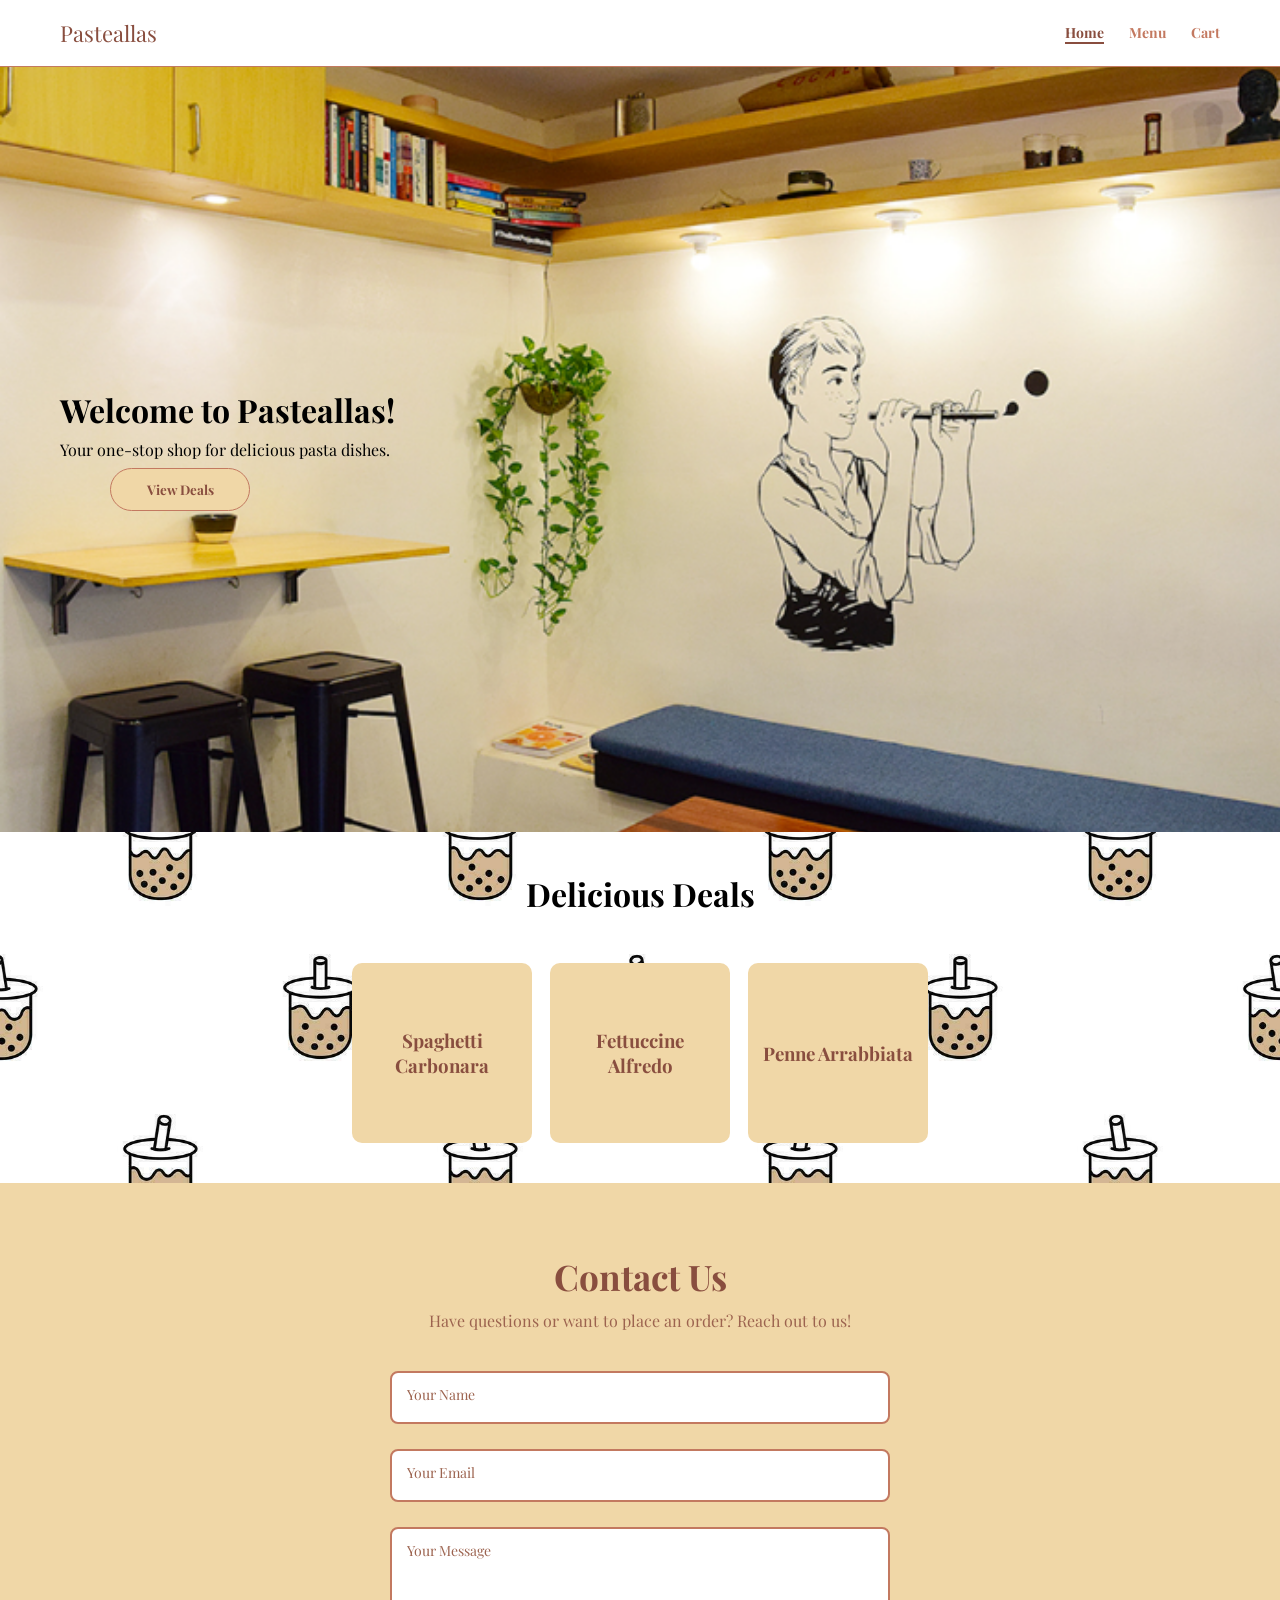
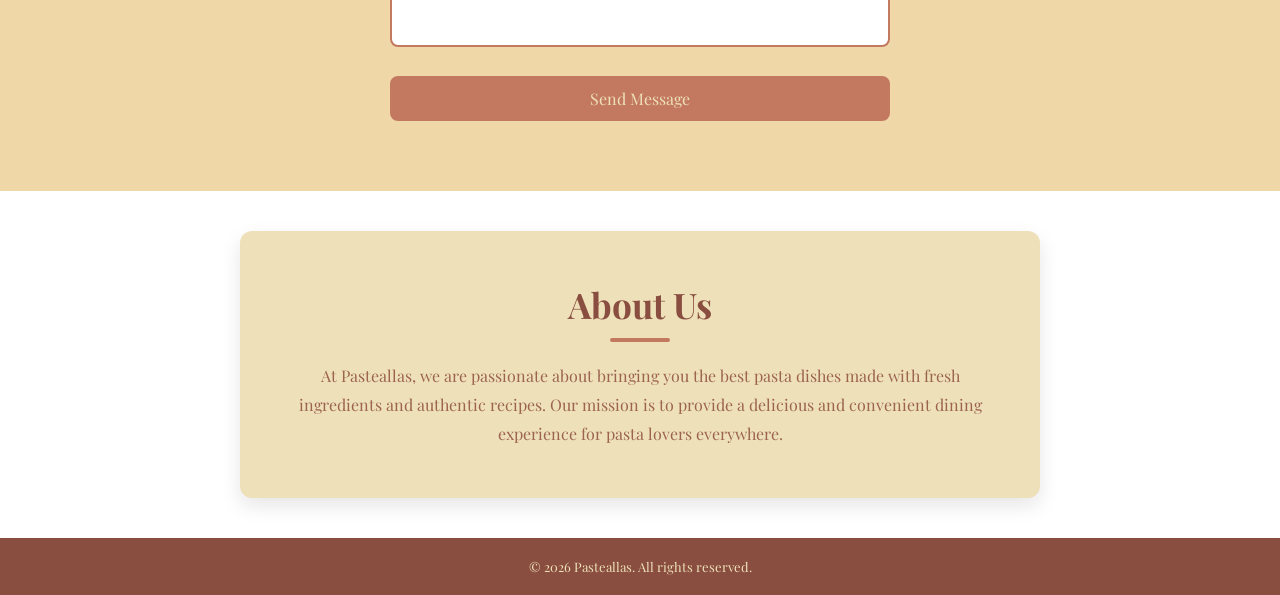
<file: index.html>
<!DOCTYPE html>
<html lang="en">
    <head>
        <meta charset="UTF-8">
        <meta name="viewport" content="width=device-width, initial-scale=1.0">
        <title>Pasteallas</title>
        <link rel="stylesheet" href="css/fonts.css">
        <link rel="stylesheet" href="css/homepage.css">
        <link rel="icon" type="image/x-icon" href="images/favicon.jpg">
    </head>
<body>
    <header>
        <p>Pasteallas</p>
        <nav>
            <a href="#" class="active">Home</a>
            <a href="pages/menu.html">Menu</a>
            <a href="pages/cart.html">Cart</a>
        </nav>
    </header>

    <main>
        <div id="hero-section">
            <h1>Welcome to Pasteallas!</h1>
            <p>Your one-stop shop for delicious pasta dishes.</p>

            <button type="button" onclick="window.location.href='pages/menu.html'">View Deals</button>
        </div>

        <div id="deals">
            <h1>Delicious Deals</h1>
            <div class="flip-card">
                <div class="flip-card-inner">
                    
                    <div class="flip-card-front">
                        <h3>Spaghetti Carbonara</h3>
                    </div>

                    <div class="flip-card-back">
                        <p>A classic Italian pasta dish made with eggs, cheese, pancetta, and pepper.</p>
                    </div>

                </div>
            </div>

            <div class="flip-card">
                <div class="flip-card-inner">
                    
                    <div class="flip-card-front">
                        <h3>Fettuccine Alfredo</h3>
                    </div>

                    <div class="flip-card-back">
                        <p>A creamy pasta dish made with butter, heavy cream, and Parmesan cheese.</p>
                    </div>

                </div>
            </div>

            <div class="flip-card">
                <div class="flip-card-inner">
                    
                    <div class="flip-card-front">
                        <h3>Penne Arrabbiata</h3>
                    </div>

                    <div class="flip-card-back">
                        <p>A spicy pasta dish made with garlic, tomatoes, and red chili peppers.</p>
                    </div>

                </div>
            </div>
        </div>

        <div id="contact">
            <h2>Contact Us</h2>
            <p>Have questions or want to place an order? Reach out to us!</p>

            <form>
                <div class="input-group">
                    <input type="text" required>
                    <label>Your Name</label>
                </div>

                <div class="input-group">
                    <input type="email" required>
                    <label>Your Email</label>
                </div>

                <div class="input-group">
                    <textarea required></textarea>
                    <label>Your Message</label>
                </div>

                <button type="submit">Send Message</button>
            </form>
        </div>

        <div id="about-us">
            <h2>About Us</h2>
            <p>At Pasteallas, we are passionate about bringing you the best pasta dishes made with fresh ingredients and authentic recipes. Our mission is to provide a delicious and convenient dining experience for pasta lovers everywhere.</p>
        </div>
    </main>

    <footer>
        <p>&copy; 2026 Pasteallas. All rights reserved.</p>
    </footer>
</body>
</html>
</file>
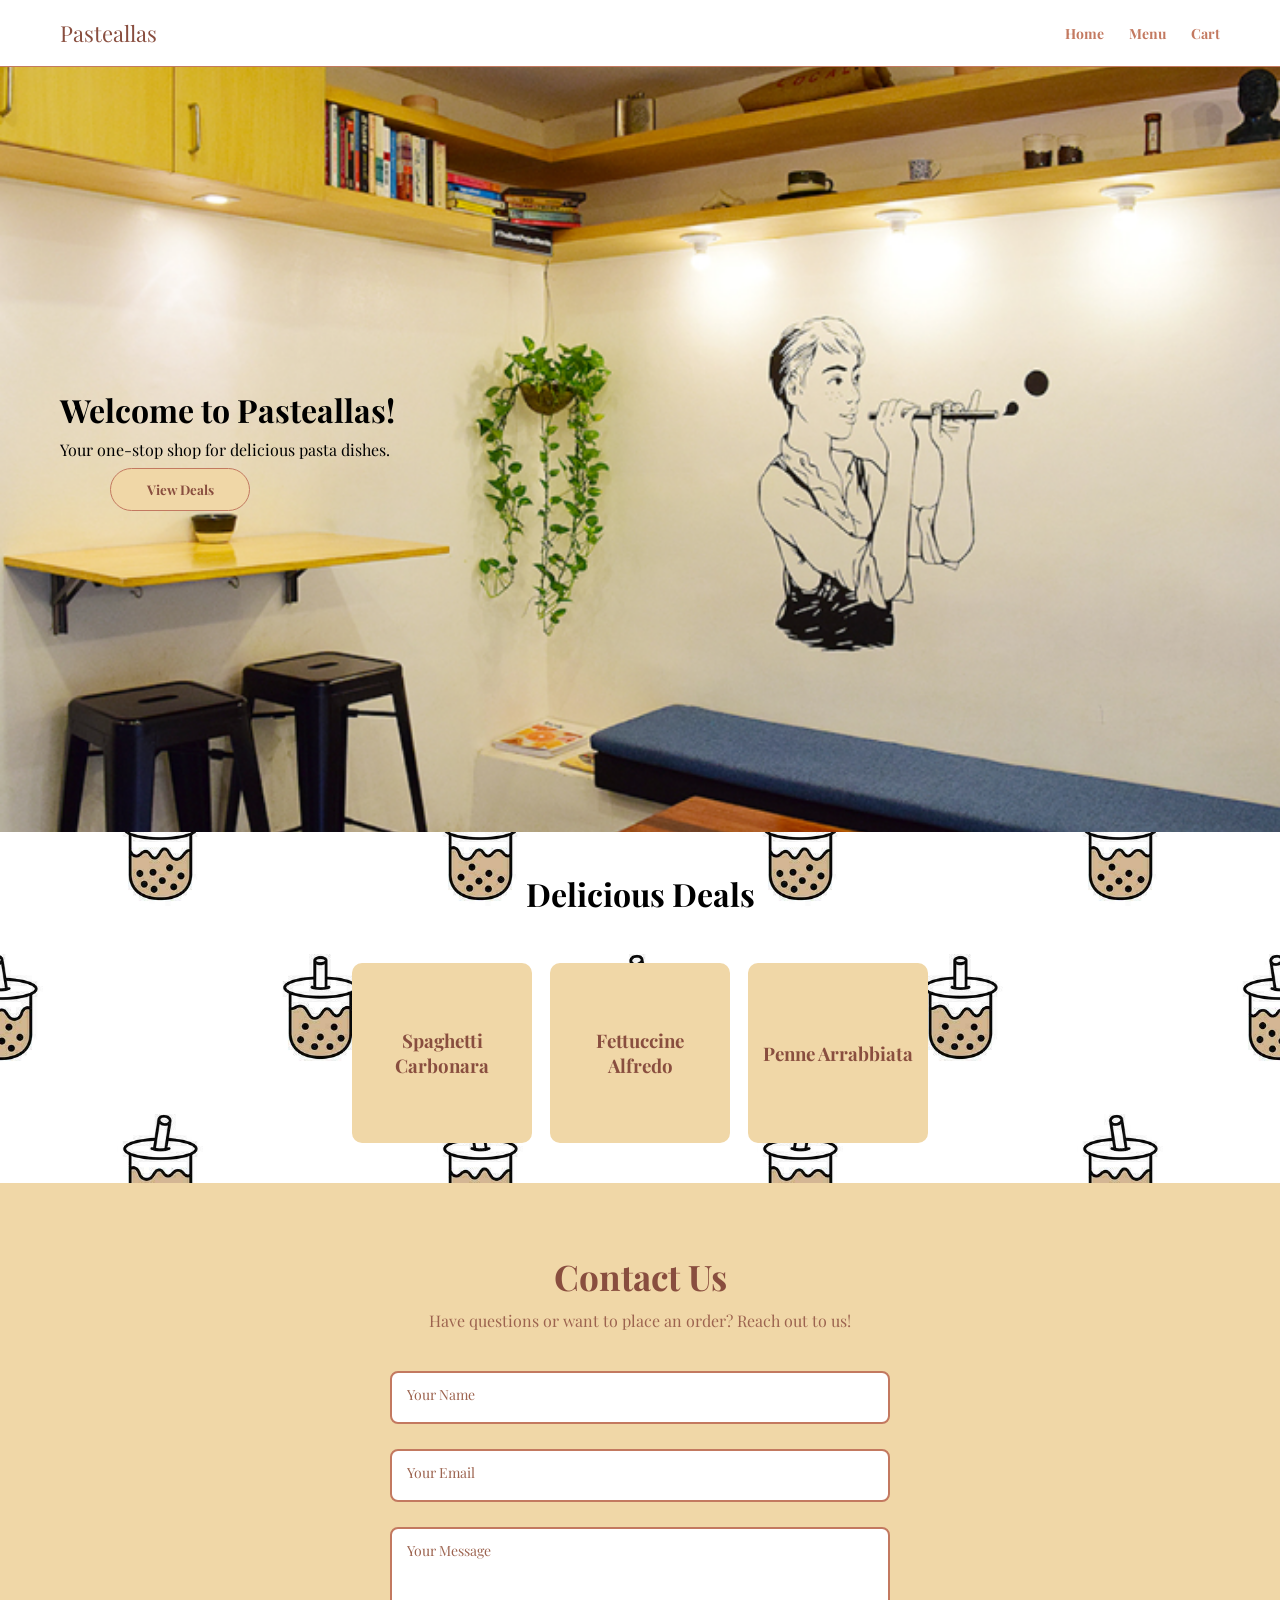
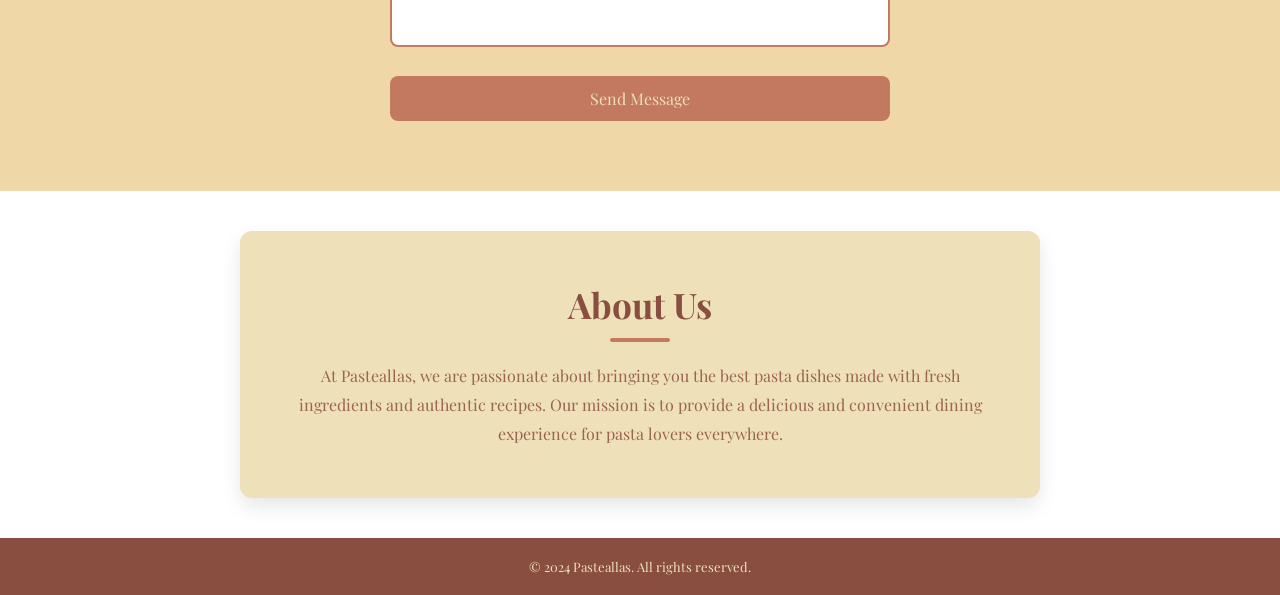
<file: homepage.html>
<!DOCTYPE html>
<html lang="en">
<head>
    <meta charset="UTF-8">
    <meta name="viewport" content="width=device-width, initial-scale=1.0">
    <title>Pasteallas</title>
    <link rel="stylesheet" href="css/fonts.css">
    <link rel="stylesheet" href="css/homepage.css">
    <link rel="icon" type="image/x-icon" href="../images/favicon.jpg">
</head>
<body>
    <header>
        <p>Pasteallas</p>
        <nav>
            <a href="#">Home</a>
            <a href="#">Menu</a>
            <a href="#">Cart</a>
        </nav>
    </header>

    <main>
        <div id="hero-section">
            <h1>Welcome to Pasteallas!</h1>
            <p>Your one-stop shop for delicious pasta dishes.</p>

            <button type="button">View Deals</button>
        </div>

        <div id="deals">
            <h1>Delicious Deals</h1>
            <div class="flip-card">
                <div class="flip-card-inner">
                    
                    <div class="flip-card-front">
                        <h3>Spaghetti Carbonara</h3>
                    </div>

                    <div class="flip-card-back">
                        <p>A classic Italian pasta dish made with eggs, cheese, pancetta, and pepper.</p>
                    </div>

                </div>
            </div>

            <div class="flip-card">
                <div class="flip-card-inner">
                    
                    <div class="flip-card-front">
                        <h3>Fettuccine Alfredo</h3>
                    </div>

                    <div class="flip-card-back">
                        <p>A creamy pasta dish made with butter, heavy cream, and Parmesan cheese.</p>
                    </div>

                </div>
            </div>

            <div class="flip-card">
                <div class="flip-card-inner">
                    
                    <div class="flip-card-front">
                        <h3>Penne Arrabbiata</h3>
                    </div>

                    <div class="flip-card-back">
                        <p>A spicy pasta dish made with garlic, tomatoes, and red chili peppers.</p>
                    </div>

                </div>
            </div>
        </div>

        <div id="contact">
            <h2>Contact Us</h2>
            <p>Have questions or want to place an order? Reach out to us!</p>

            <form>
                <div class="input-group">
                    <input type="text" required>
                    <label>Your Name</label>
                </div>

                <div class="input-group">
                    <input type="email" required>
                    <label>Your Email</label>
                </div>

                <div class="input-group">
                    <textarea required></textarea>
                    <label>Your Message</label>
                </div>

                <button type="submit">Send Message</button>
            </form>
        </div>

        <div id="about-us">
            <h2>About Us</h2>
            <p>At Pasteallas, we are passionate about bringing you the best pasta dishes made with fresh ingredients and authentic recipes. Our mission is to provide a delicious and convenient dining experience for pasta lovers everywhere.</p>
        </div>
    </main>

    <footer>
        <p>&copy; 2024 Pasteallas. All rights reserved.</p>
    </footer>
</body>
</html>
</file>
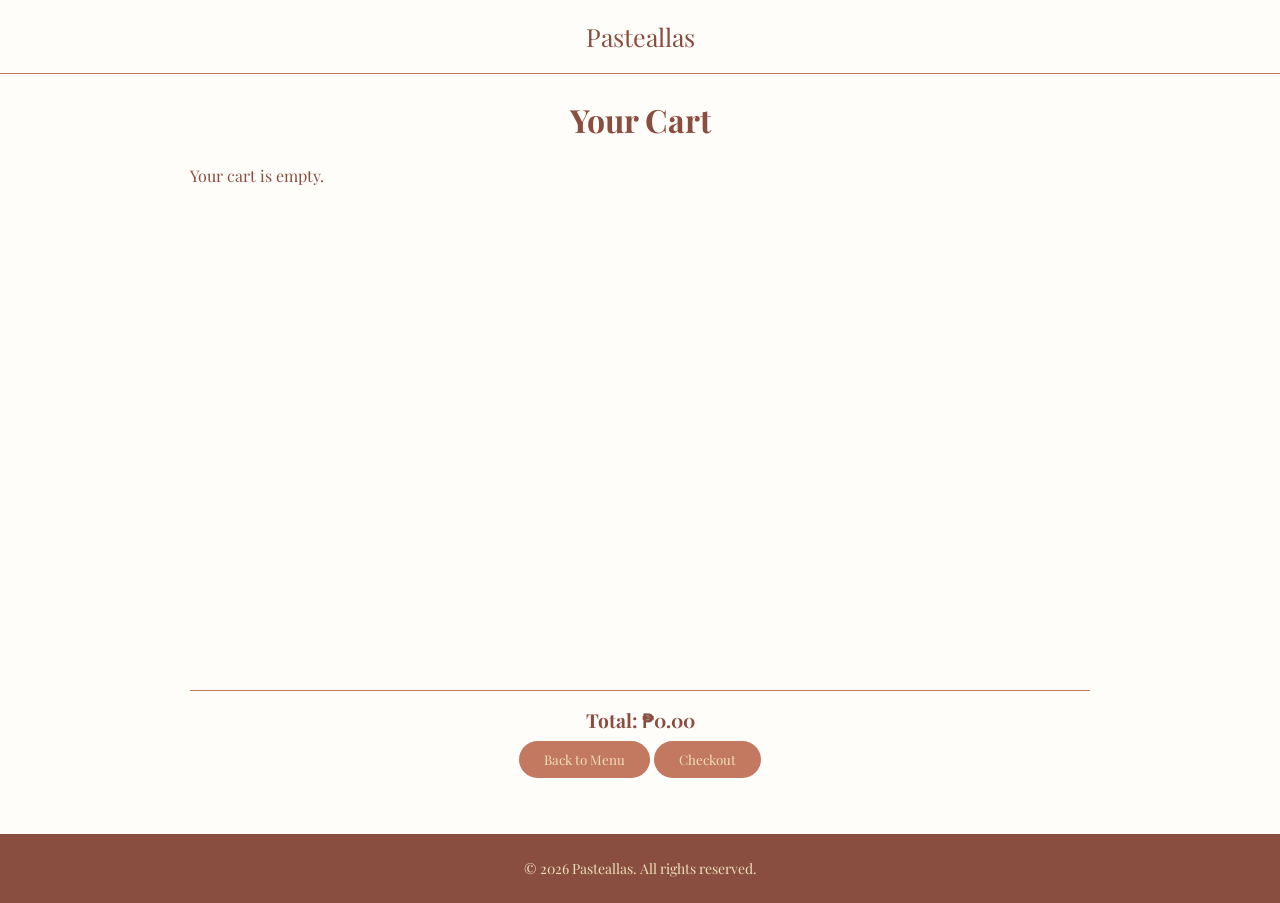
<file: pages/cart.html>
<!DOCTYPE html>
<html lang="en">
    <head>
        <meta charset="UTF-8">
        <meta name="viewport" content="width=device-width, initial-scale=1.0">
        <title>Pasteallas</title>
        <link rel="stylesheet" href="../css/fonts.css">
        <link rel="stylesheet" href="../css/cart.css">
        <link rel="icon" type="image/x-icon" href="images/favicon.jpg">
    </head>
<body>
    <header>
        <p>Pasteallas</p>
    </header>

    <div id="cart">
        <h2>Your Cart</h2>
        <div id="cart-items">
            <ul id="items">
                
            </ul>
        </div>

        <div id="total">
            <p>Total: ₱<span id="total-price">0.00</span></p>
            <button id="back-to-menu" onclick="window.location.href='menu.html'">Back to Menu</button>
            <button id="checkout">Checkout</button>
        </div>
    </div>

    <footer>
        <p>&copy; 2026 Pasteallas. All rights reserved.</p>
    </footer>

    <script src="../js/cart.js"></script>
</body>
</html>
</file>
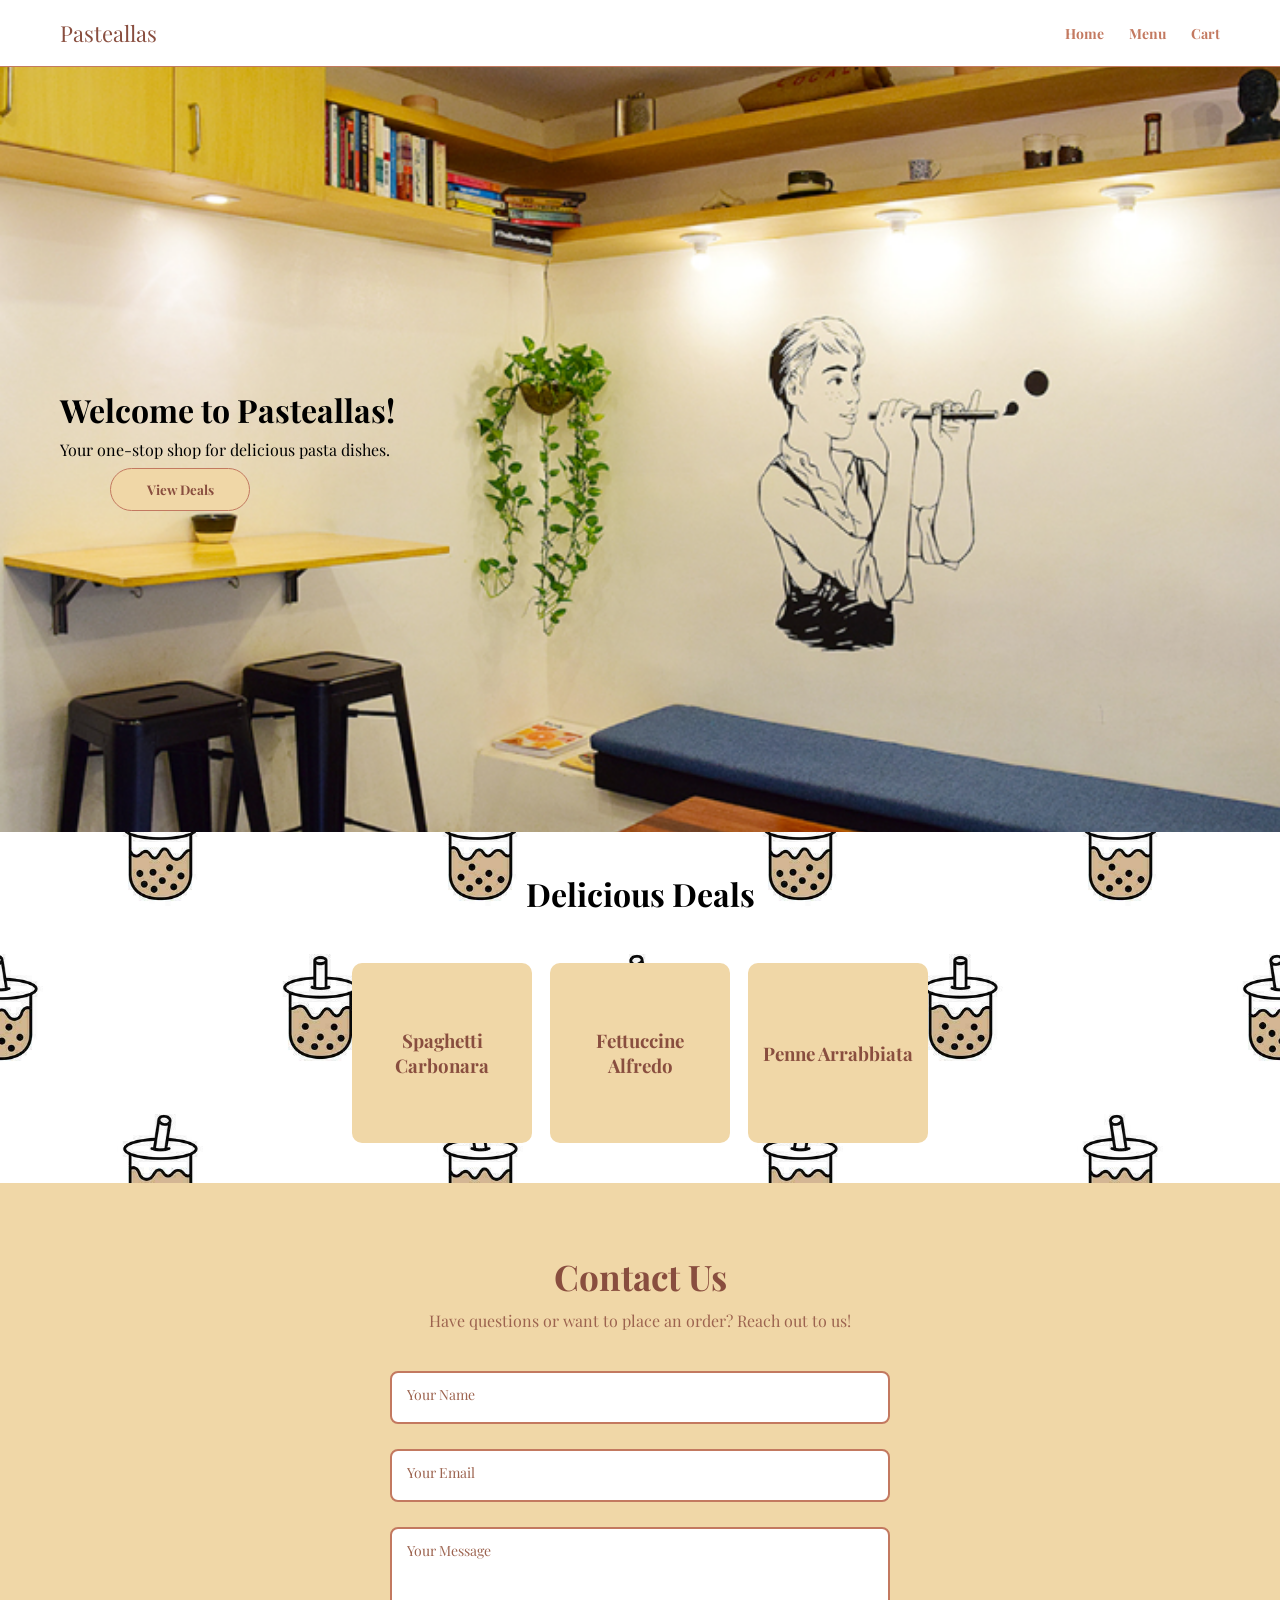
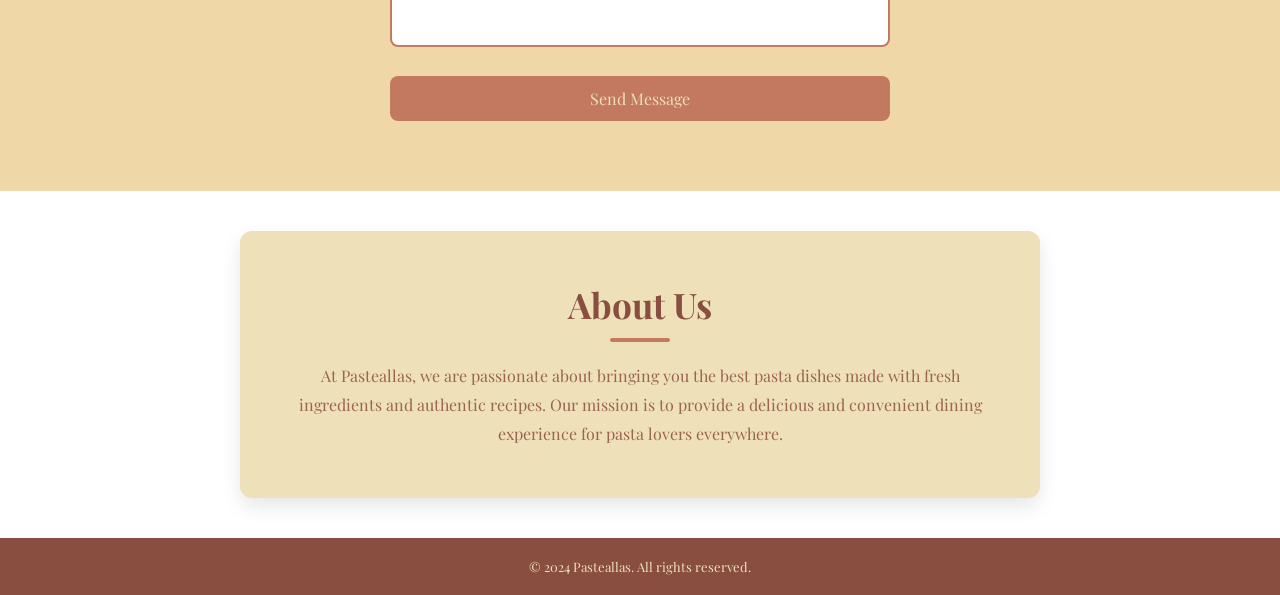
<file: pages/homepage.html>
<!DOCTYPE html>
<html lang="en">
<head>
    <meta charset="UTF-8">
    <meta name="viewport" content="width=device-width, initial-scale=1.0">
    <title>Pasteallas</title>
    <link rel="stylesheet" href="../css/fonts.css">
    <link rel="stylesheet" href="../css/homepage.css">
    <link rel="icon" type="image/x-icon" href="../images/favicon.jpg">
</head>
<body>
    <header>
        <p>Pasteallas</p>
        <nav>
            <a href="#">Home</a>
            <a href="#">Menu</a>
            <a href="#">Cart</a>
        </nav>
    </header>

    <main>
        <div id="hero-section">
            <h1>Welcome to Pasteallas!</h1>
            <p>Your one-stop shop for delicious pasta dishes.</p>

            <button type="button">View Deals</button>
        </div>

        <div id="deals">
            <h1>Delicious Deals</h1>
            <div class="flip-card">
                <div class="flip-card-inner">
                    
                    <div class="flip-card-front">
                        <h3>Spaghetti Carbonara</h3>
                    </div>

                    <div class="flip-card-back">
                        <p>A classic Italian pasta dish made with eggs, cheese, pancetta, and pepper.</p>
                    </div>

                </div>
            </div>

            <div class="flip-card">
                <div class="flip-card-inner">
                    
                    <div class="flip-card-front">
                        <h3>Fettuccine Alfredo</h3>
                    </div>

                    <div class="flip-card-back">
                        <p>A creamy pasta dish made with butter, heavy cream, and Parmesan cheese.</p>
                    </div>

                </div>
            </div>

            <div class="flip-card">
                <div class="flip-card-inner">
                    
                    <div class="flip-card-front">
                        <h3>Penne Arrabbiata</h3>
                    </div>

                    <div class="flip-card-back">
                        <p>A spicy pasta dish made with garlic, tomatoes, and red chili peppers.</p>
                    </div>

                </div>
            </div>
        </div>

        <div id="contact">
            <h2>Contact Us</h2>
            <p>Have questions or want to place an order? Reach out to us!</p>

            <form>
                <div class="input-group">
                    <input type="text" required>
                    <label>Your Name</label>
                </div>

                <div class="input-group">
                    <input type="email" required>
                    <label>Your Email</label>
                </div>

                <div class="input-group">
                    <textarea required></textarea>
                    <label>Your Message</label>
                </div>

                <button type="submit">Send Message</button>
            </form>
        </div>

        <div id="about-us">
            <h2>About Us</h2>
            <p>At Pasteallas, we are passionate about bringing you the best pasta dishes made with fresh ingredients and authentic recipes. Our mission is to provide a delicious and convenient dining experience for pasta lovers everywhere.</p>
        </div>
    </main>

    <footer>
        <p>&copy; 2024 Pasteallas. All rights reserved.</p>
    </footer>
</body>
</html>
</file>
<file: css/fonts.css>
@font-face {
    font-family: 'Cassandra';
    src: url('../fonts/Cassandra.ttf');
}

@font-face {
    font-family: 'PlayfairDisplay';
    src: url('../fonts/PlayfairDisplay.ttf');
}
</file>
<file: css/homepage.css>
* {
    margin: 0;
    padding: 0;
    box-sizing: border-box;
    font-family: 'PlayfairDisplay', serif;
}

header {
    padding: 20px;
    border-bottom: 1px solid #c37960;
    display: flex;
    justify-content: space-between;
    align-items: center;
}

header p {
    font-size: 25px;
    color: #894e3f;
    padding-left: 30px;
    font-family: 'PlayfairDisplay', sans-serif;
}

header nav {
    display: flex;
    gap: 30px;
    padding-right: 30px;
}

header nav a {
    text-decoration: none;
    color: 	#c37960;
    font-size: 14px;
    font-weight: bold;
}

header nav a:hover {
    color: #894e3f;
}

.active {
    color: #894e3f;
    border-bottom: 2px solid #894e3f;
}

#hero-section {
    height: 85vh;
    display: flex;
    flex-direction: column;
    justify-content: center;
    padding-left: 100px;
    gap: 10px;
    background-image: url('../images/background-main.png');
    background-size: cover;
    background-position: center;
    background-repeat: no-repeat;
}

#hero-section button {
    width: 150px;
    margin-left: 75px;
    border-radius: 30px;
    border: 1px solid 	#c37960;
    background-color: #f0d7a7;
    color: #894e3f;
    font-weight: bold;
    padding: 15px 30px;
    transition: 0.3s;
}

#hero-section button:hover {
    background-color: #c37960;
    color: #eee1ba;
}

#deals {
    display: flex;
    gap: 20px;
    justify-content: center;
    padding: 50px 0;
    flex-wrap: wrap;
    background-color: #eee1ba;
    background-image: url('../images/background-boba.jpg');
    background-size: cover;
    background-position: center;
    background-repeat: no-repeat;
}

#deals h1 {
    display: block;
    width: 100%;
    text-align: center;
    margin-bottom: 30px;
}

.flip-card {
    background: transparent;
    width: 200px;
    height: 200px;
    perspective: 1000px;
}

.flip-card-inner {
    position: relative;
    width: 100%;
    height: 100%;
    transition: transform 0.6s;
    transform-style: preserve-3d;
}

.flip-card:hover .flip-card-inner {
    transform: rotateY(180deg);
}

.flip-card-front,
.flip-card-back {
    position: absolute;
    width: 100%;
    height: 100%;
    backface-visibility: hidden;

    display: flex;
    justify-content: center;
    align-items: center;
    text-align: center;

    border-radius: 10px;
    padding: 15px;
}

.flip-card-front {
    background-color: #f0d7a7;
    color: #894e3f;
}

.flip-card-back {
    background-color: #c37960;
    color: #eee1ba;
    transform: rotateY(180deg);
}

#contact {
    padding: 80px 20px;
    background-color: #f0d7a7;
    text-align: center;
}

#contact h2 {
    font-size: 2.5rem;
    margin-bottom: 10px;
    color: #894e3f;
}

#contact p {
    margin-bottom: 40px;
    color: #9c634f;
}

#contact form {
    max-width: 500px;
    margin: 0 auto;
}

.input-group {
    position: relative;
    margin-bottom: 25px;
}

.input-group input,
.input-group textarea {
    width: 100%;
    padding: 14px 10px;
    border: 2px solid #c37960;
    border-radius: 8px;
    outline: none;
    font-size: 16px;
    color: #894e3f;
}

.input-group textarea {
    height: 120px;
    resize: none;
}

.input-group label {
    position: absolute;
    left: 12px;
    top: 14px;
    color: #9c634f;
    font-size: 14px;
    pointer-events: none;
    transition: 0.3s ease;
    padding: 0 5px;
}

.input-group input:focus + label,
.input-group input:valid + label,
.input-group textarea:focus + label,
.input-group textarea:valid + label {
    top: -8px;
    left: 10px;
    font-size: 12px;
    color: #894e3f;
    background: #eee1ba;
}

.input-group input:focus,
.input-group textarea:focus {
    border-color: #894e3f;
}

#contact button {
    width: 100%;
    padding: 12px;
    border: none;
    background-color: #c37960;
    color: #eee1ba;
    font-size: 16px;
    border-radius: 8px;
    cursor: pointer;
    transition: 0.3s;
}

#contact button:hover {
    background: #894e3f;
}

#about-us {
    background-color: #eee1ba;
    padding: 60px 20px;
    text-align: center;
    border-radius: 12px;
    max-width: 800px;
    margin: 40px auto;
    box-shadow: 0 8px 20px rgba(0, 0, 0, 0.1);
    font-family: 'Helvetica Neue', Arial, sans-serif;
}

#about-us h2 {
    color: #894e3f;
    font-size: 2.5rem;
    margin-bottom: 20px;
    position: relative;
}

#about-us h2::after {
    content: '';
    display: block;
    width: 60px;
    height: 4px;
    background-color: #c37960;
    margin: 10px auto 0 auto;
    border-radius: 2px;
}

#about-us p {
    color: #9c634f;
    font-size: 1.1rem;
    line-height: 1.8;
    max-width: 700px;
    margin: 0 auto;
}

#about-us:hover {
    background-color: #f0d7a7;
    transition: background-color 0.3s ease;
}

footer {
    background-color: #894e3f;
    color: #eee1ba;         
    text-align: center;
    padding: 25px 20px;
    font-size: 14px;
    font-family: 'Cassandra', sans-serif;
}

@media (min-width: 1024px) and (max-width: 1440px) {
    header {
        padding: 18px 40px;
    }

    header p {
        font-size: 22px;
        padding-left: 20px;
    }

    header nav {
        gap: 25px;
        padding-right: 20px;
    }

    #hero-section {
        padding-left: 60px;
        gap: 8px;
    }

    #hero-section button {
        margin-left: 50px;
        padding: 12px 25px;
        width: 140px;
    }

    #deals {
        padding: 40px 20px;
        gap: 18px;
    }

    .flip-card {
        width: 180px;
        height: 180px;
    }

    #contact {
        padding: 70px 20px;
    }

    #contact h2 {
        font-size: 2.2rem;
    }

    #contact p {
        font-size: 1rem;
    }

    #about-us {
        padding: 50px 15px;
    }

    #about-us h2 {
        font-size: 2.2rem;
    }

    #about-us p {
        font-size: 1rem;
    }

    footer {
        padding: 20px 15px;
        font-size: 13px;
    }
}

@media (max-width: 768px) {

    header {
        flex-direction: column;
        padding: 15px 20px;
    }

    header p {
        font-size: 20px;
        padding-left: 0;
        margin-bottom: 10px;
    }

    header nav {
        flex-wrap: wrap;
        gap: 15px;
        padding-right: 0;
    }

    #hero-section {
        padding-left: 20px;
        gap: 6px;
        height: 70vh;
        align-items: center;
    }

    #hero-section button {
        margin-left: 0;
        padding: 10px 20px;
        width: 100%;
        max-width: 200px;
    }

    #deals {
        flex-direction: column;
        align-items: center;
        padding: 30px 15px;
        gap: 15px;
    }

    .flip-card {
        width: 80%;
        height: 150px;
    }

    #contact {
        padding: 60px 15px;
    }

    #contact h2 {
        font-size: 2rem;
    }

    #contact p {
        font-size: 0.95rem;
    }

    .input-group input,
    .input-group textarea {
        font-size: 14px;
        padding: 12px 8px;
    }

    .input-group label {
        font-size: 12px;
    }

    #contact button {
        font-size: 15px;
        padding: 10px;
    }

    #about-us {
        padding: 40px 10px;
        width: 100%;
    }

    #about-us h2 {
        font-size: 2rem;
    }

    #about-us p {
        font-size: 0.95rem;
    }

    footer {
        padding: 20px 10px;
        font-size: 12px;
    }
}
</file>
<file: css/cart.css>
* {
    margin: 0;
    padding: 0;
    box-sizing: border-box;
    font-family: 'PlayfairDisplay', serif;
}

body {
    background-color: #fffdfa;
    color: #894e3f;
}

header {
    padding: 20px;
    border-bottom: 1px solid #c37960;
    text-align: center;
}

header p {
    font-size: 25px;
    color: #894e3f;
}

#cart {
    width: 90%;
    max-width: 900px;
    margin: auto;
    min-height: 80vh;
    display: flex;
    flex-direction: column;
}

#cart h2 {
    text-align: center;
    font-size: 2rem;
    margin: 1.5rem 0;
    color: #894e3f;
}

#cart-items{
    flex: 1;
}

#items {
    list-style: none;
}

.item {
    display: flex;
    align-items: center;
    gap: 20px;
    background-color: #fff;
    border: 1px solid #eee;
    border-radius: 0.75rem;
    padding: 1rem;
    margin-bottom: 1rem;
    transition: 0.25s ease;
}

.item:hover {
    transform: translateY(-3px);
    box-shadow: 0 6px 15px rgba(0,0,0,0.08);
}

.item img {
    width: 80px;
    height: 80px;
    border-radius: 0.5rem;
    object-fit: cover;
    background-color: #f0d7a7;
}

.item h3 {
    font-size: 1rem;
    color: #894e3f;
}

.item p {
    font-size: 0.95rem;
    color: #9c634f;
    font-weight: bold;
}

.item-controls {
    margin-left: auto;
    display: flex;
    align-items: center;
    gap: 8px;
}

.item button {
    border-radius: 20px;
    border: 1px solid #c37960;
    background-color: #f0d7a7;
    color: #894e3f;
    font-weight: bold;
    padding: 5px 10px;
    cursor: pointer;
    transition: 0.3s;
}

.item button:hover {
    background-color: #c37960;
    color: #eee1ba;
}

.remove-item {
    background-color: transparent;
    border: 1px solid #c37960;
}

.quantity {
    font-weight: bold;
    color: #894e3f;
    padding: 0 5px;
}

#total {
    position: static;
    bottom: 0;
    background-color: #fffdfa;
    padding: 1rem;
    border-top: 1px solid #c37960;
    text-align: center;
    margin-top: 20px;
}

#total p {
    font-size: 1.2rem;
    font-weight: bold;
}

#back-to-menu {
    margin-top: 0.5rem;
    padding: 10px 25px;
    border-radius: 20px;
    border: none;
    background-color: #c37960;
    color: #eee1ba;
    cursor: pointer;
    transition: 0.3s;
}

#back-to-menu:hover {
    background-color: #894e3f;
}

#checkout {
    margin-top: 0.5rem;
    padding: 10px 25px;
    border-radius: 20px;
    border: none;
    background-color: #c37960;
    color: #eee1ba;
    cursor: pointer;
    transition: 0.3s;
}

#checkout:hover {
    background-color: #894e3f;
}

footer {
    background-color: #894e3f;
    color: #eee1ba;
    text-align: center;
    padding: 25px 20px;
    font-size: 14px;
    font-family: 'Cassandra', sans-serif;
    margin-top: 40px;
}
</file>
